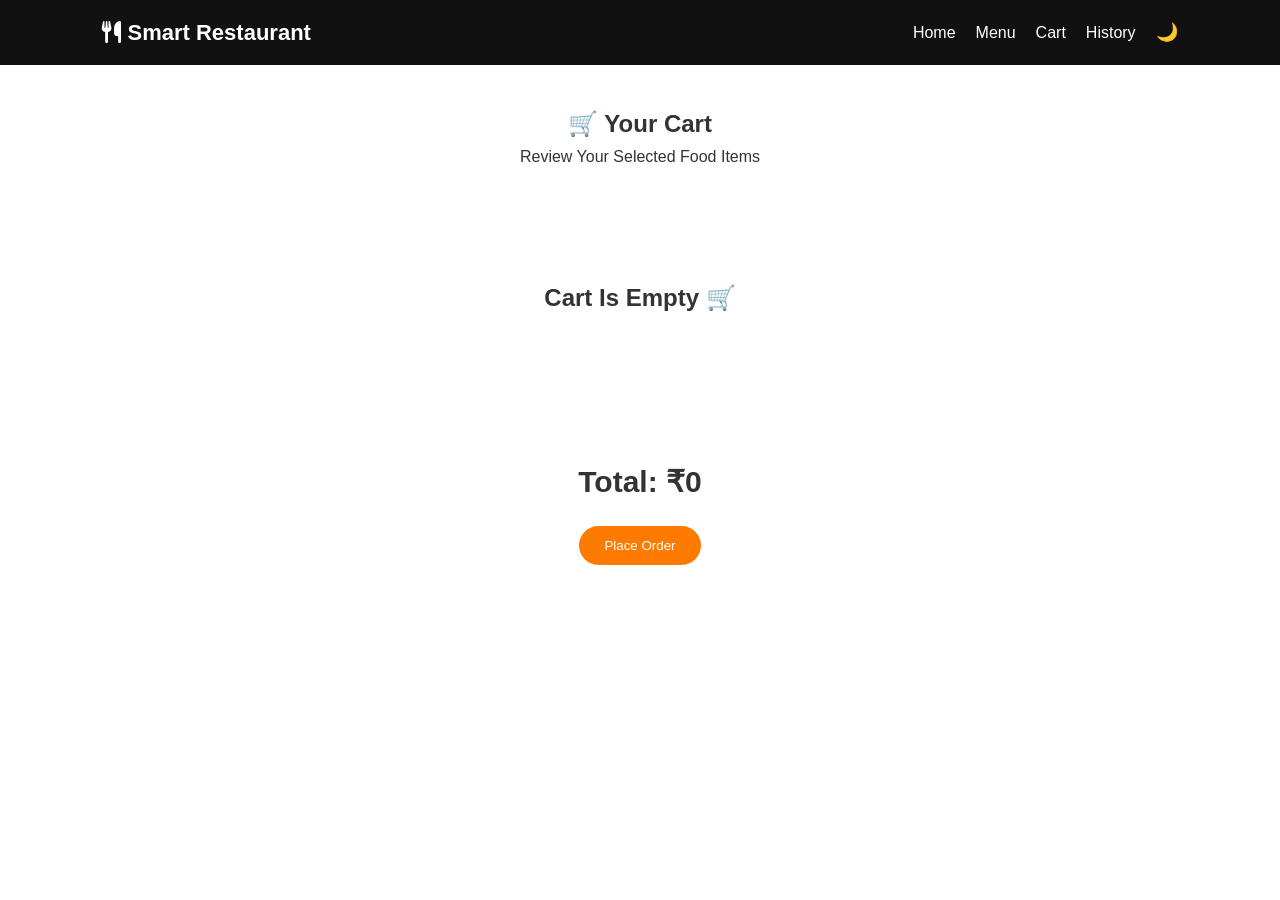
<file: cart.html>
<!DOCTYPE html>
<html lang="en">

<head>

<meta charset="UTF-8">
<meta name="viewport" content="width=device-width, initial-scale=1.0">

<title>Shopping Cart</title>

<link rel="stylesheet" href="style.css">
<link rel="stylesheet" href="responsive.css">
<link rel="stylesheet" href="darkmode.css">

<link rel="stylesheet"
href="https://cdnjs.cloudflare.com/ajax/libs/font-awesome/6.7.2/css/all.min.css">

</head>

<body>

<div id="popup" class="success-popup">

    <div class="success-box">

        <div class="checkmark">
            ✓
        </div>

        <h2>Order Confirmed!</h2>

        <p>
            Your order has been placed successfully 🎉
        </p>

    </div>

</div>


<!-- NAVBAR -->

<nav class="navbar">

<div class="logo">
<i class="fa-solid fa-utensils"></i>
Smart Restaurant
</div>

<ul class="nav-links">

<li><a href="index.html">Home</a></li>

<li><a href="menu.html">Menu</a></li>

<li><a href="cart.html">Cart</a></li>

<li><a href="history.html">History</a></li>

<li>
<button id="themeToggle">🌙</button>
</li>

</ul>

</nav>

<!-- PAGE TITLE -->

<section class="menu-header">

<h1>🛒 Your Cart</h1>

<p>Review Your Selected Food Items</p>

</section>

<!-- CART ITEMS -->

<section>

<div id="cartContainer" class="food-grid">

</div>

</section>

<!-- TOTAL -->

<section class="cart-total">

<h2 id="totalPrice">
Total: ₹0
</h2>

<button id="placeOrderBtn" class="btn">
Place Order
</button>

</section>






<script src="theme.js"></script>
<script src="cart.js"></script>
<script src="app.js"></script>

</body>
</html>
</file>
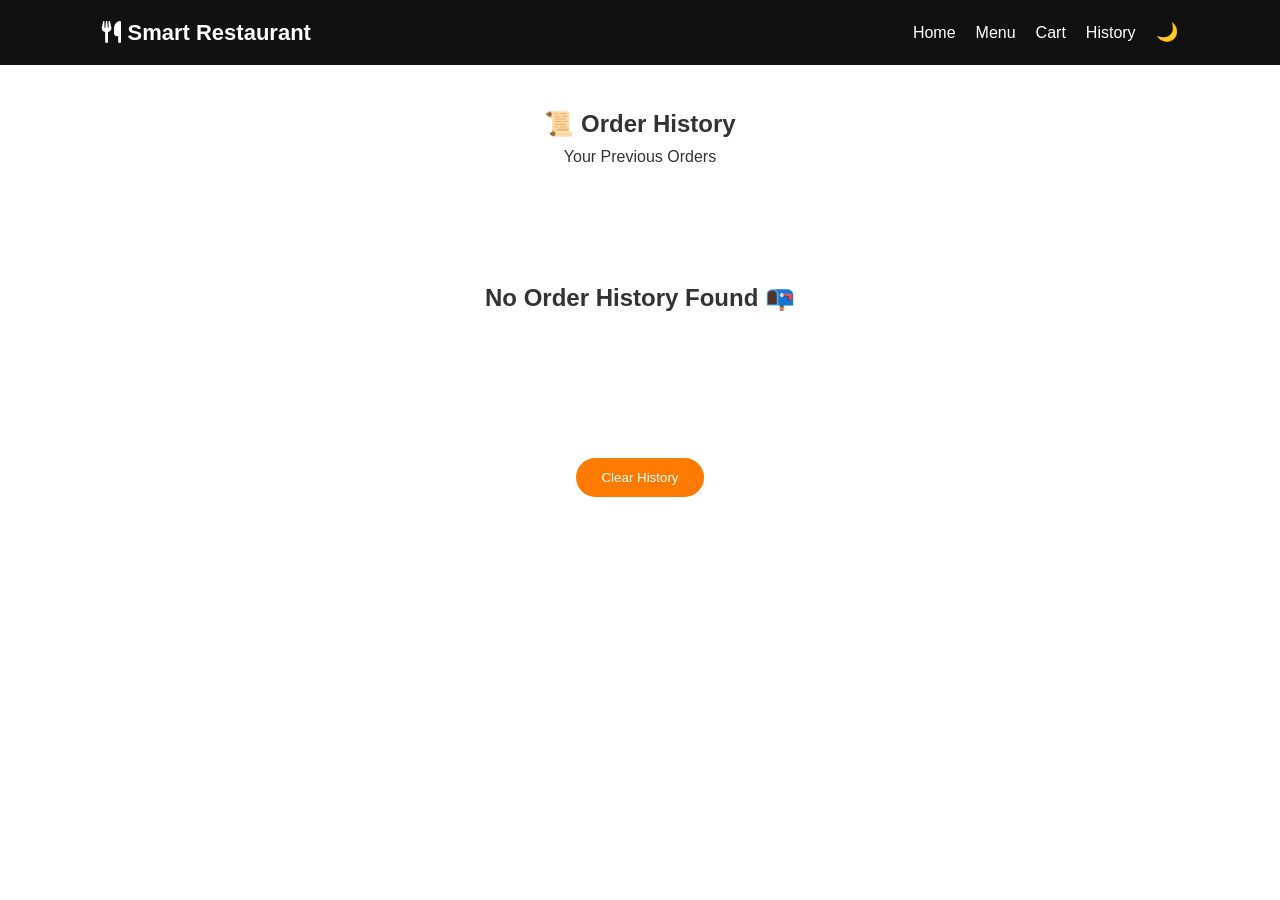
<file: history.html>
<!DOCTYPE html>
<html lang="en">

<head>

<meta charset="UTF-8">
<meta name="viewport" content="width=device-width, initial-scale=1.0">

<title>Order History</title>

<link rel="stylesheet" href="style.css">
<link rel="stylesheet" href="responsive.css">
<link rel="stylesheet" href="darkmode.css">

<link rel="stylesheet"
href="https://cdnjs.cloudflare.com/ajax/libs/font-awesome/6.7.2/css/all.min.css">

</head>

<body>

<!-- NAVBAR -->

<nav class="navbar">

<div class="logo">
<i class="fa-solid fa-utensils"></i>
Smart Restaurant
</div>

<ul class="nav-links">

<li><a href="index.html">Home</a></li>

<li><a href="menu.html">Menu</a></li>

<li><a href="cart.html">Cart</a></li>

<li><a href="history.html">History</a></li>

<li>
<button id="themeToggle">🌙</button>
</li>

</ul>

</nav>

<!-- PAGE TITLE -->

<section class="menu-header">

<h1>📜 Order History</h1>

<p>Your Previous Orders</p>

</section>

<!-- HISTORY CONTAINER -->

<section>

<div id="historyContainer">

</div>

</section>

<!-- CLEAR HISTORY -->

<section class="cart-total">

<button id="clearHistoryBtn" class="btn">
Clear History
</button>

</section>

<script src="theme.js"></script>
<script src="history.js"></script>

</body>

</html>
</file>
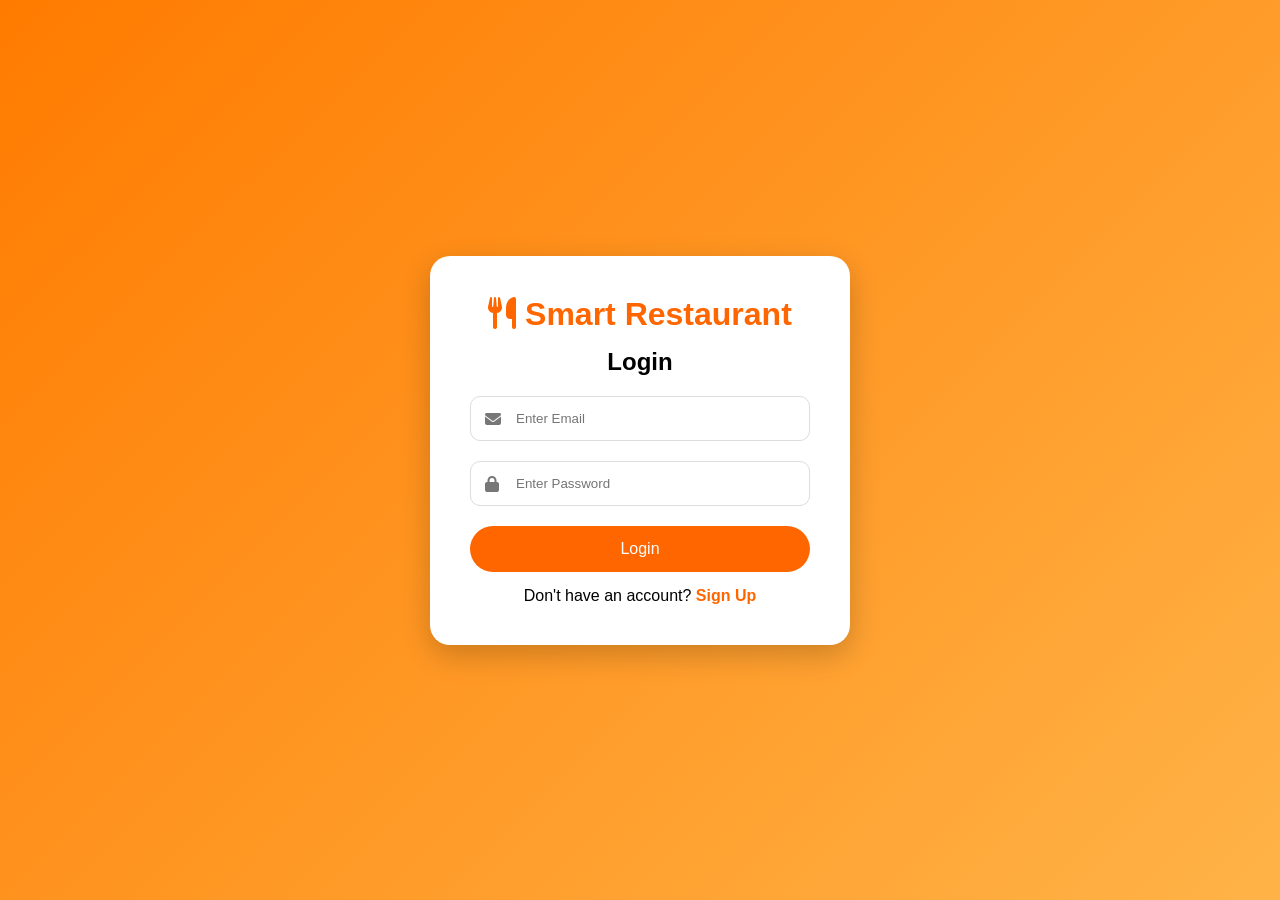
<file: login.html>
<!DOCTYPE html>
<html lang="en">
<head>
<meta charset="UTF-8">
<meta name="viewport" content="width=device-width, initial-scale=1.0">

<title>Login - Smart Restaurant</title>

<link rel="stylesheet" href="auth.css">
<link rel="stylesheet" href="responsive.css">

<link rel="stylesheet"
href="https://cdnjs.cloudflare.com/ajax/libs/font-awesome/6.7.2/css/all.min.css">
</head>

<body>

<div class="auth-container">

    <div class="auth-card">

        <h1>
            <i class="fa-solid fa-utensils"></i>
            Smart Restaurant
        </h1>

        <h2>Login</h2>

        <form id="loginForm">

            <div class="input-group">
                <i class="fa-solid fa-envelope"></i>
                <input
                type="email"
                id="loginEmail"
                placeholder="Enter Email"
                required>
            </div>

            <div class="input-group">
                <i class="fa-solid fa-lock"></i>
                <input
                type="password"
                id="loginPassword"
                placeholder="Enter Password"
                required>
            </div>

            <button type="submit" class="btn">
                Login
            </button>

        </form>

        <p>
            Don't have an account?
            <a href="signup.html">
                Sign Up
            </a>
        </p>

    </div>

</div>

<script src="auth.js"></script>

</body>
</html>
</file>
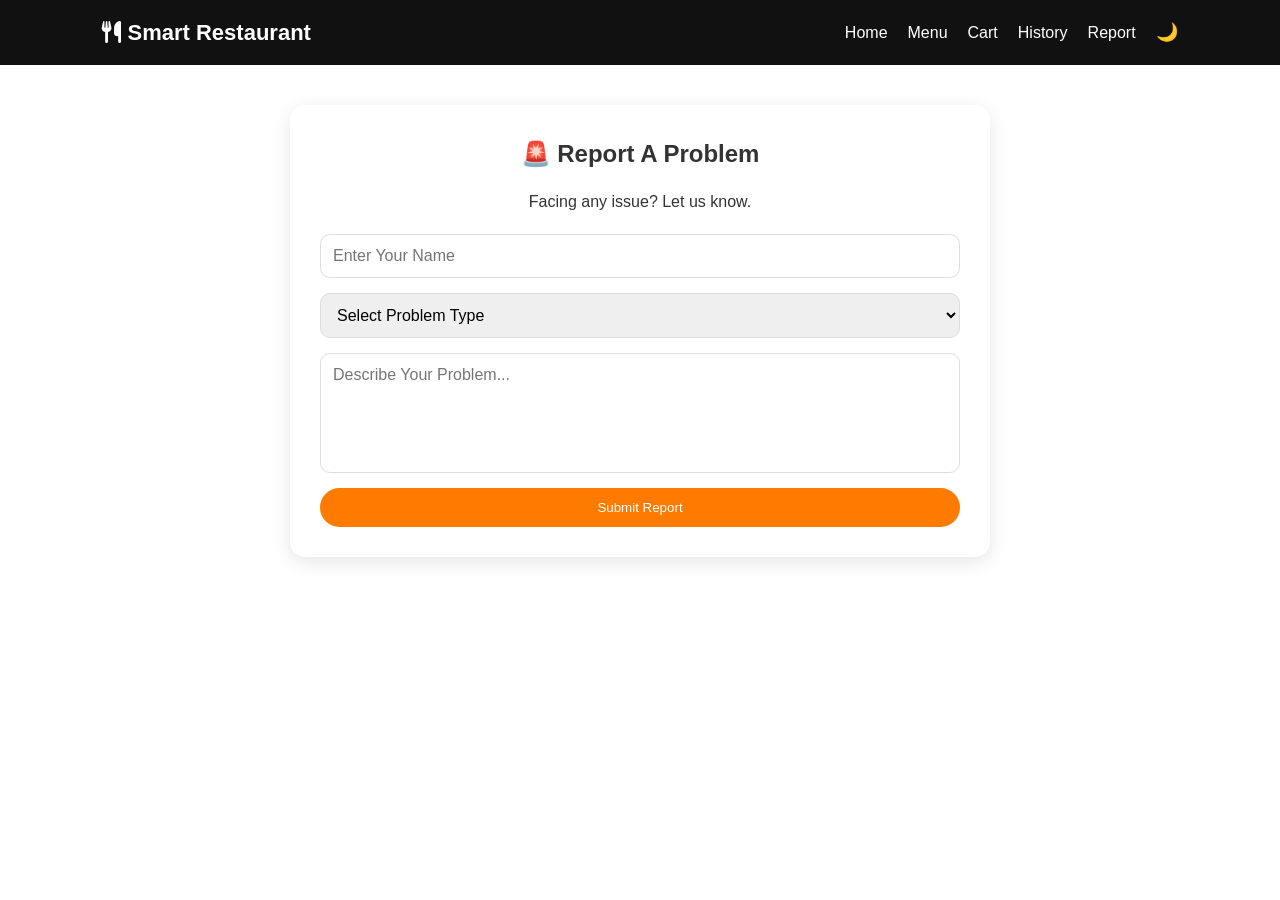
<file: report.html>
<!DOCTYPE html>
<html lang="en">

<head>

<meta charset="UTF-8">
<meta name="viewport" content="width=device-width, initial-scale=1.0">

<title>Report Problem</title>

<link rel="stylesheet" href="style.css">
<link rel="stylesheet" href="responsive.css">
<link rel="stylesheet" href="darkmode.css">

<link rel="stylesheet"
href="https://cdnjs.cloudflare.com/ajax/libs/font-awesome/6.7.2/css/all.min.css">

</head>

<body>

<!-- NAVBAR -->

<nav class="navbar">

<div class="logo">
<i class="fa-solid fa-utensils"></i>
Smart Restaurant
</div>

<ul class="nav-links">

<li><a href="index.html">Home</a></li>
<li><a href="menu.html">Menu</a></li>
<li><a href="cart.html">Cart</a></li>
<li><a href="history.html">History</a></li>
<li><a href="report.html">Report</a></li>

<li>
<button id="themeToggle">🌙</button>
</li>

</ul>

</nav>

<!-- REPORT FORM -->

<section class="report-section">

<h1>🚨 Report A Problem</h1>

<p>
Facing any issue? Let us know.
</p>

<form id="reportForm">

<input
type="text"
id="customerName"
placeholder="Enter Your Name"
required>

<select id="problemType" required>

<option value="">
Select Problem Type
</option>

<option>
Order Not Delivered
</option>

<option>
Wrong Item Received
</option>

<option>
Payment Failed
</option>

<option>
Food Quality Issue
</option>

<option>
Other
</option>

</select>

<textarea
id="problemDescription"
placeholder="Describe Your Problem..."
required>
</textarea>

<button type="submit" class="btn">
Submit Report
</button>

</form>

</section>

<!-- SUCCESS POPUP -->

<div id="popup" class="success-popup">

<div class="success-box">

<div class="checkmark">
✓
</div>

<h2>
Report Submitted
</h2>

<p>
Thank you for your feedback ❤️
</p>

</div>

</div>

<script src="app.js"></script>
<script src="theme.js"></script>
<script src="report.js"></script>

</body>
</html>
</file>
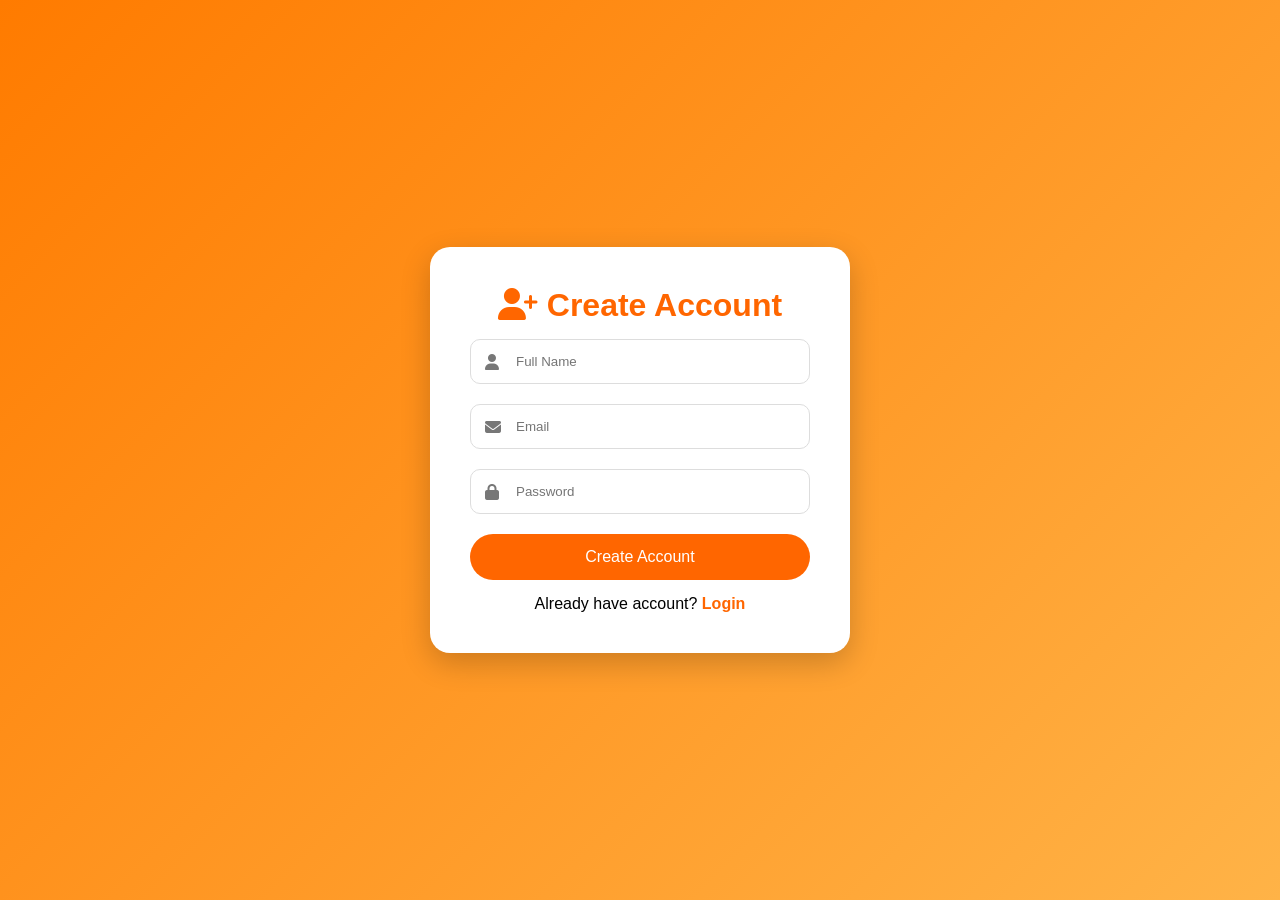
<file: signup.html>
<!DOCTYPE html>
<html lang="en">
<head>

<meta charset="UTF-8">
<meta name="viewport" content="width=device-width, initial-scale=1.0">

<title>Signup - Smart Restaurant</title>

<link rel="stylesheet" href="auth.css">
<link rel="stylesheet" href="responsive.css">

<link rel="stylesheet"
href="https://cdnjs.cloudflare.com/ajax/libs/font-awesome/6.7.2/css/all.min.css">

</head>

<body>

<div class="auth-container">

    <div class="auth-card">

        <h1>
            <i class="fa-solid fa-user-plus"></i>
            Create Account
        </h1>

        <form id="signupForm">

            <div class="input-group">
                <i class="fa-solid fa-user"></i>
                <input
                type="text"
                id="name"
                placeholder="Full Name"
                required>
            </div>

            <div class="input-group">
                <i class="fa-solid fa-envelope"></i>
                <input
                type="email"
                id="email"
                placeholder="Email"
                required>
            </div>

            <div class="input-group">
                <i class="fa-solid fa-lock"></i>
                <input
                type="password"
                id="password"
                placeholder="Password"
                required>
            </div>

            <button type="submit" class="btn">
                Create Account
            </button>

        </form>

        <p>
            Already have account?
            <a href="login.html">
                Login
            </a>
        </p>

    </div>

</div>

<script src="auth.js"></script>

</body>
</html>
</file>
<file: style.css>
*{
margin:0;
padding:0;
box-sizing:border-box;
font-family:Arial,sans-serif;
scroll-behavior:smooth;
}

body{
background:#fff;
color:#333;
line-height:1.6;
}

/* NAVBAR */

.navbar{
display:flex;
justify-content:space-between;
align-items:center;
padding:15px 8%;
background:#111;
color:white;
position:sticky;
top:0;
z-index:1000;
}

.logo{
font-size:22px;
font-weight:bold;
}

.nav-links{
display:flex;
list-style:none;
gap:20px;
align-items:center;
}

.nav-links a{
color:white;
text-decoration:none;
transition:.3s;
}

.nav-links a:hover{
color:#ff7b00;
}

#themeToggle{
background:none;
border:none;
font-size:18px;
cursor:pointer;
color:white;
}

/* HERO */

.hero{
height:90vh;
display:flex;
justify-content:center;
align-items:center;
text-align:center;
background:url('https://images.unsplash.com/photo-1504674900247-0877df9cc836') center/cover;
color:white;
}

.hero-content{
background:rgba(0,0,0,.6);
padding:30px;
border-radius:15px;
}

.hero h1{
font-size:3rem;
margin-bottom:15px;
}

/* BUTTON */

.btn{
display:inline-block;
padding:12px 25px;
background:#ff7b00;
color:white;
border:none;
border-radius:30px;
text-decoration:none;
cursor:pointer;
transition:.4s;
}

.btn:hover{
transform:translateY(-5px) scale(1.05);
box-shadow:0 10px 25px rgba(255,123,0,.5);
}

/* SECTIONS */

section{
padding:70px 8%;
}

section h2{
text-align:center;
margin-bottom:30px;
}

/* FOOD CARDS */

.food-grid{
display:grid;
grid-template-columns:repeat(auto-fit,minmax(250px,1fr));
gap:25px;
}

.food-card{
background:white;
border-radius:15px;
overflow:hidden;
box-shadow:0 5px 20px rgba(0,0,0,.1);
transition:.4s;
text-align:center;
}

.food-card:hover{
transform:translateY(-10px);
}

.food-card img{
width:100%;
height:220px;
object-fit:cover;
}

.food-card h3{
margin-top:10px;
}

.food-card p{
padding-bottom:15px;
}

/* WHY */

.why-grid{
display:grid;
grid-template-columns:repeat(auto-fit,minmax(200px,1fr));
gap:20px;
text-align:center;
}

.why-grid div{
padding:25px;
background:#f7f7f7;
border-radius:15px;
}

/* REVIEWS */

.review-card{
max-width:600px;
margin:15px auto;
background:#f7f7f7;
padding:20px;
border-radius:15px;
text-align:center;
}

/* FEEDBACK */

.feedback form{
max-width:600px;
margin:auto;
display:flex;
flex-direction:column;
gap:15px;
}

.feedback input,
.feedback select,
.feedback textarea{
padding:12px;
border:1px solid #ddd;
border-radius:10px;
}

.feedback textarea{
height:120px;
resize:none;
}

/* SUPPORT */

.support{
text-align:center;
}

.support-buttons{
margin-top:20px;
display:flex;
justify-content:center;
gap:15px;
flex-wrap:wrap;
}

/* FOOTER */

footer{
background:#111;
color:white;
text-align:center;
padding:30px;
}

.footer-links{
margin-bottom:15px;
}

.footer-links a{
color:white;
margin:0 10px;
text-decoration:none;
}

.footer-links a:hover{
color:#ff7b00;
}
/* WHY CHOOSE US ANIMATION */

.why-grid div{
padding:25px;
background:#f7f7f7;
border-radius:15px;
text-align:center;
font-size:18px;
font-weight:bold;
transition:all 0.4s ease;
cursor:pointer;
animation:fadeUp 1s ease;
}

.why-grid div:hover{
transform:translateY(-10px) scale(1.05);
background:#ff7b00;
color:white;
box-shadow:0 10px 25px rgba(255,123,0,0.5);
}

/* Animation */

@keyframes fadeUp{

0%{
opacity:0;
transform:translateY(50px);
}

100%{
opacity:1;
transform:translateY(0);
}

}
.menu-header{
text-align:center;
padding:40px;
}

.search-section{
text-align:center;
margin-bottom:20px;
}

#searchInput{
width:90%;
max-width:500px;
padding:12px;
border-radius:10px;
border:1px solid #ccc;
}

.filter-section{
display:flex;
justify-content:center;
gap:10px;
flex-wrap:wrap;
margin-bottom:30px;
}

.filter-btn{
padding:10px 20px;
border:none;
border-radius:25px;
cursor:pointer;
background:#eee;
transition:.3s;
}

.filter-btn:hover,
.filter-btn.active{
background:#ff7b00;
color:white;
}
.cart-total{

text-align:center;

padding:40px;

}

.cart-total h2{

margin-bottom:20px;

font-size:30px;

}

.remove-btn{

background:red;

margin-top:10px;

}

.remove-btn:hover{

background:darkred;

}
.history-card{

background:white;

padding:20px;

margin:20px auto;

max-width:700px;

border-radius:15px;

box-shadow:0 5px 15px rgba(0,0,0,.1);

transition:.3s;

}

.history-card:hover{

transform:translateY(-5px);

}

.history-card h3{

margin-bottom:10px;

color:#ff7b00;

}

.history-card ul{

padding-left:20px;

margin:10px 0;

}

.history-card li{

margin:5px 0;

}

/* POPUP */

.popup{

position:fixed;

top:0;
left:0;

width:100%;
height:100%;

background:rgba(0,0,0,.5);

display:flex;

justify-content:center;
align-items:center;

opacity:0;
visibility:hidden;

transition:.3s;

z-index:9999;

}

.popup.show{

opacity:1;
visibility:visible;

}

.popup-content{

background:white;

padding:25px 40px;

border-radius:15px;

font-size:22px;

font-weight:bold;

box-shadow:0 10px 30px rgba(0,0,0,.3);

animation:popupScale .4s ease;

text-align:center;

}

@keyframes popupScale{

0%{
transform:scale(.5);
opacity:0;
}

100%{
transform:scale(1);
opacity:1;
}

}
/* SUCCESS POPUP */

.success-popup{

position:fixed;

top:0;
left:0;

width:100%;
height:100%;

background:rgba(0,0,0,0.6);

display:flex;

justify-content:center;
align-items:center;

opacity:0;
visibility:hidden;

transition:0.4s;

z-index:9999;

}

.success-popup.show{

opacity:1;
visibility:visible;

}

.success-box{

background:white;

padding:40px;

border-radius:20px;

text-align:center;

width:350px;

animation:popScale .5s ease;

box-shadow:0 15px 40px rgba(0,0,0,.3);

}

.checkmark{

width:90px;
height:90px;

background:#28a745;

color:white;

font-size:50px;

border-radius:50%;

display:flex;

align-items:center;
justify-content:center;

margin:auto;

animation:bounce .8s;

}

.success-box h2{

margin-top:20px;

color:#28a745;

}

.success-box p{

margin-top:10px;

color:#555;

}

/* SCALE ANIMATION */

@keyframes popScale{

0%{
transform:scale(.3);
opacity:0;
}

100%{
transform:scale(1);
opacity:1;
}

}

/* BOUNCE */

@keyframes bounce{

0%{
transform:scale(0);
}

50%{
transform:scale(1.2);
}

100%{
transform:scale(1);
}

}

.success-popup{
    position:fixed;
    top:0;
    left:0;
    width:100%;
    height:100%;
    background:rgba(0,0,0,0.7);

    display:flex;
    justify-content:center;
    align-items:center;

    opacity:0;
    visibility:hidden;

    transition:0.4s;
    z-index:99999;
}

.success-popup.show{
    opacity:1;
    visibility:visible;
}

.success-box{
    background:linear-gradient(135deg,#ff7b00,#ffb347);
    color:white;
    padding:40px;
    border-radius:25px;
    text-align:center;
    width:350px;

    transform:scale(0.5);
    animation:none;

    box-shadow:0 20px 40px rgba(0,0,0,0.3);
}

.success-popup.show .success-box{
    animation:popupAnimation 0.6s ease forwards;
}

.checkmark{
    width:90px;
    height:90px;

    background:white;
    color:#28a745;

    border-radius:50%;

    margin:auto;

    display:flex;
    justify-content:center;
    align-items:center;

    font-size:50px;
    font-weight:bold;
}

@keyframes popupAnimation{

    0%{
        transform:scale(0.3) rotate(-10deg);
        opacity:0;
    }

    60%{
        transform:scale(1.1) rotate(5deg);
    }

    100%{
        transform:scale(1);
        opacity:1;
    }

}
.success-popup{
opacity:0;
visibility:hidden;
}

.success-popup.show{
opacity:1;
visibility:visible;
}
.auth-container{

max-width:400px;

margin:80px auto;

padding:30px;

background:white;

border-radius:15px;

box-shadow:0 5px 20px rgba(0,0,0,.1);

text-align:center;

}

.auth-container h2{

margin-bottom:20px;

}

.auth-container form{

display:flex;

flex-direction:column;

gap:15px;

}

.auth-container input{

padding:12px;

border:1px solid #ccc;

border-radius:10px;

font-size:16px;

}

.auth-container p{

margin-top:15px;

}
.report-section{

max-width:700px;

margin:40px auto;

padding:30px;

background:white;

border-radius:15px;

box-shadow:0 5px 20px rgba(0,0,0,.1);

}

.report-section h1{

text-align:center;

margin-bottom:15px;

}

.report-section p{

text-align:center;

margin-bottom:20px;

}

.report-section form{

display:flex;

flex-direction:column;

gap:15px;

}

.report-section input,
.report-section select,
.report-section textarea{

padding:12px;

border:1px solid #ddd;

border-radius:10px;

font-size:16px;

}

.report-section textarea{

height:120px;

resize:none;

}
</file>
<file: responsive.css>
@media(max-width:768px){

.navbar{
flex-direction:column;
gap:15px;
}

.nav-links{
flex-wrap:wrap;
justify-content:center;
}

.hero h1{
font-size:2rem;
}

.hero{
height:70vh;
}

.support-buttons{
flex-direction:column;
}

}
</file>
<file: darkmode.css>
body.dark{

background:#121212;
color:white;

}

body.dark .food-card,
body.dark .review-card,
body.dark .why-grid div{

background:#222;
color:white;

}

body.dark .feedback input,
body.dark .feedback select,
body.dark .feedback textarea{

background:#222;
color:white;
border:1px solid #444;

}
body.dark .history-card{

background:#1f1f1f;

color:white;

}
body.dark .report-section{

background:#1f1f1f;

color:white;

}

body.dark .report-section input,
body.dark .report-section select,
body.dark .report-section textarea{

background:#333;

color:white;

border:1px solid #555;

}
</file>
<file: auth.css>
*{
margin:0;
padding:0;
box-sizing:border-box;
font-family:Arial,sans-serif;
}

body{
height:100vh;
display:flex;
justify-content:center;
align-items:center;
background:linear-gradient(135deg,#ff7b00,#ffb347);
}

.auth-container{
width:100%;
display:flex;
justify-content:center;
align-items:center;
padding:20px;
}

.auth-card{
background:white;
padding:40px;
width:100%;
max-width:420px;
border-radius:20px;
box-shadow:0 10px 30px rgba(0,0,0,.2);
text-align:center;
animation:fadeIn .7s ease;
}

.auth-card h1{
margin-bottom:15px;
color:#ff6600;
}

.auth-card h2{
margin-bottom:20px;
}

.input-group{
position:relative;
margin-bottom:20px;
}

.input-group i{
position:absolute;
left:15px;
top:15px;
color:#777;
}

.input-group input{
width:100%;
padding:14px 14px 14px 45px;
border:1px solid #ddd;
border-radius:10px;
outline:none;
}

.btn{
width:100%;
padding:14px;
border:none;
border-radius:30px;
background:#ff6600;
color:white;
cursor:pointer;
font-size:16px;
transition:.4s;
}

.btn:hover{
transform:translateY(-4px);
box-shadow:0 10px 20px rgba(255,102,0,.4);
}

p{
margin-top:15px;
}

a{
text-decoration:none;
color:#ff6600;
font-weight:bold;
}

@keyframes fadeIn{
from{
opacity:0;
transform:translateY(20px);
}
to{
opacity:1;
transform:translateY(0);
}
}
</file>
